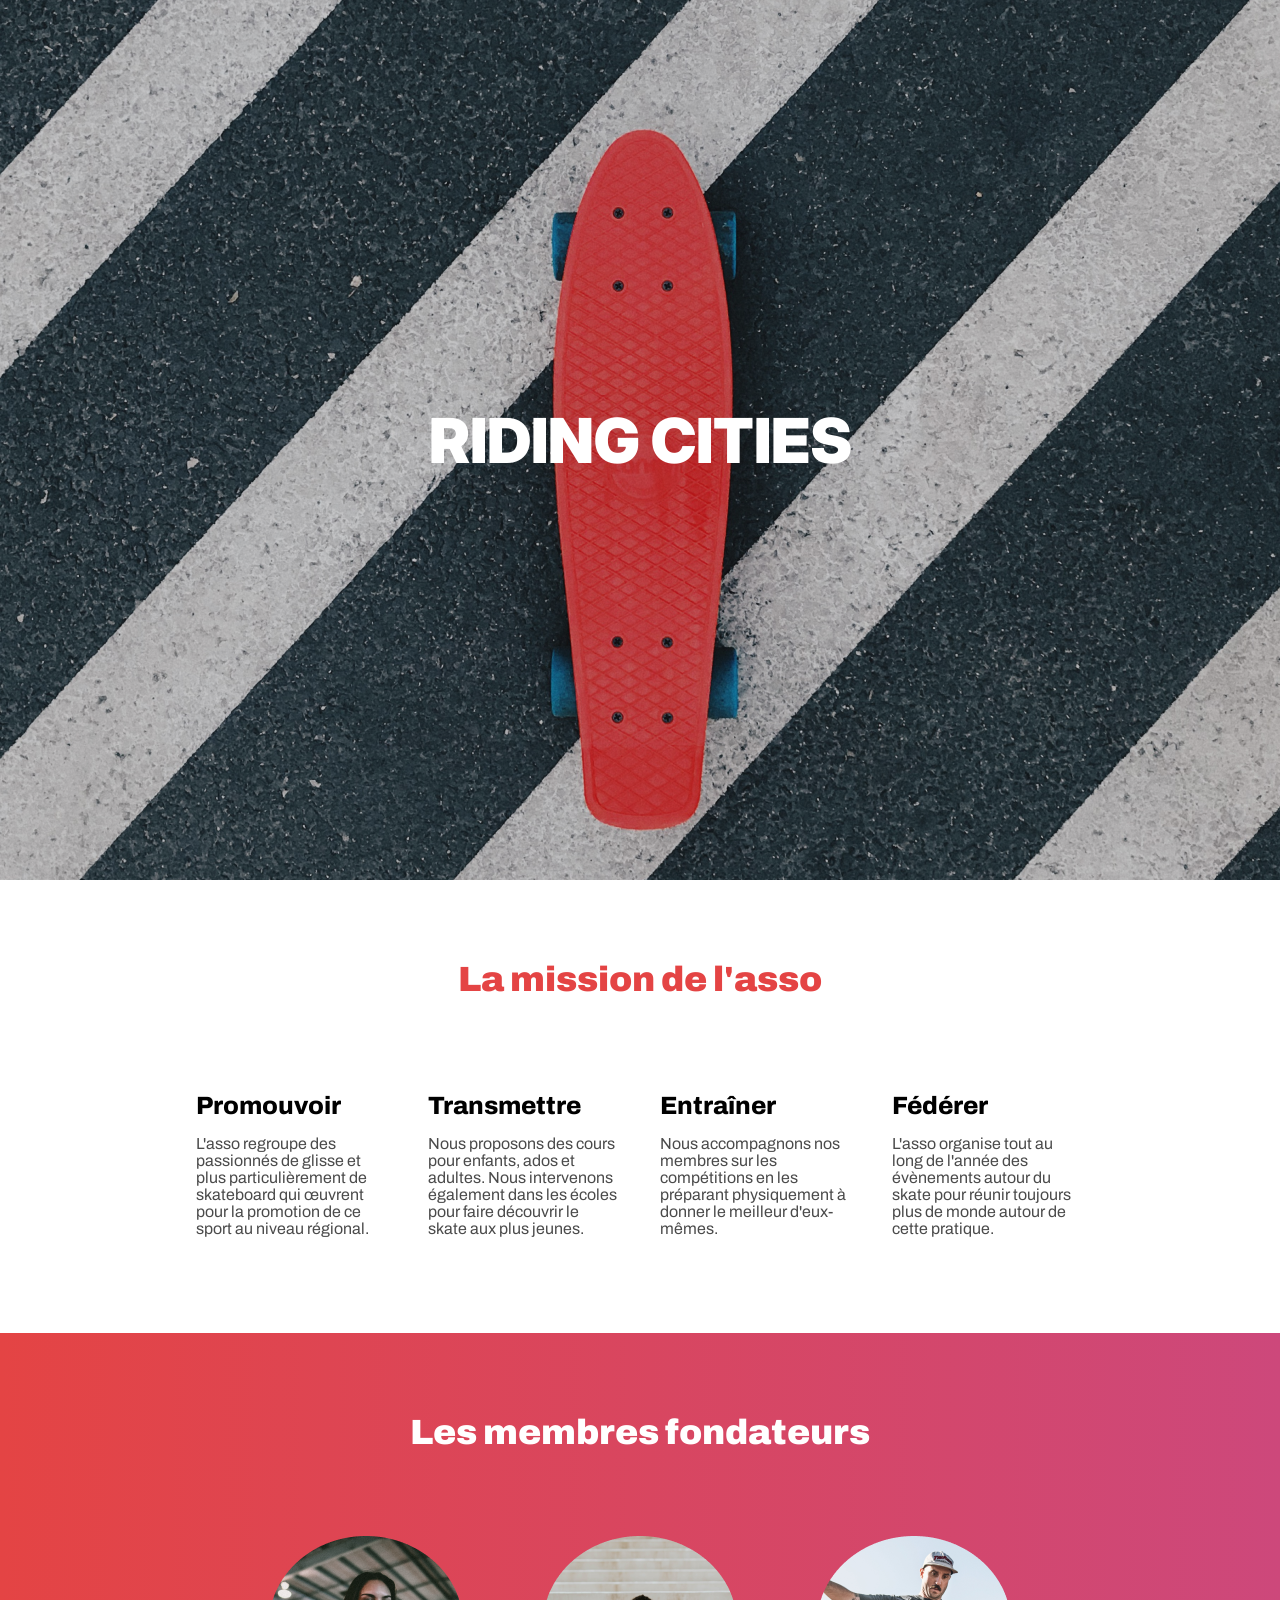
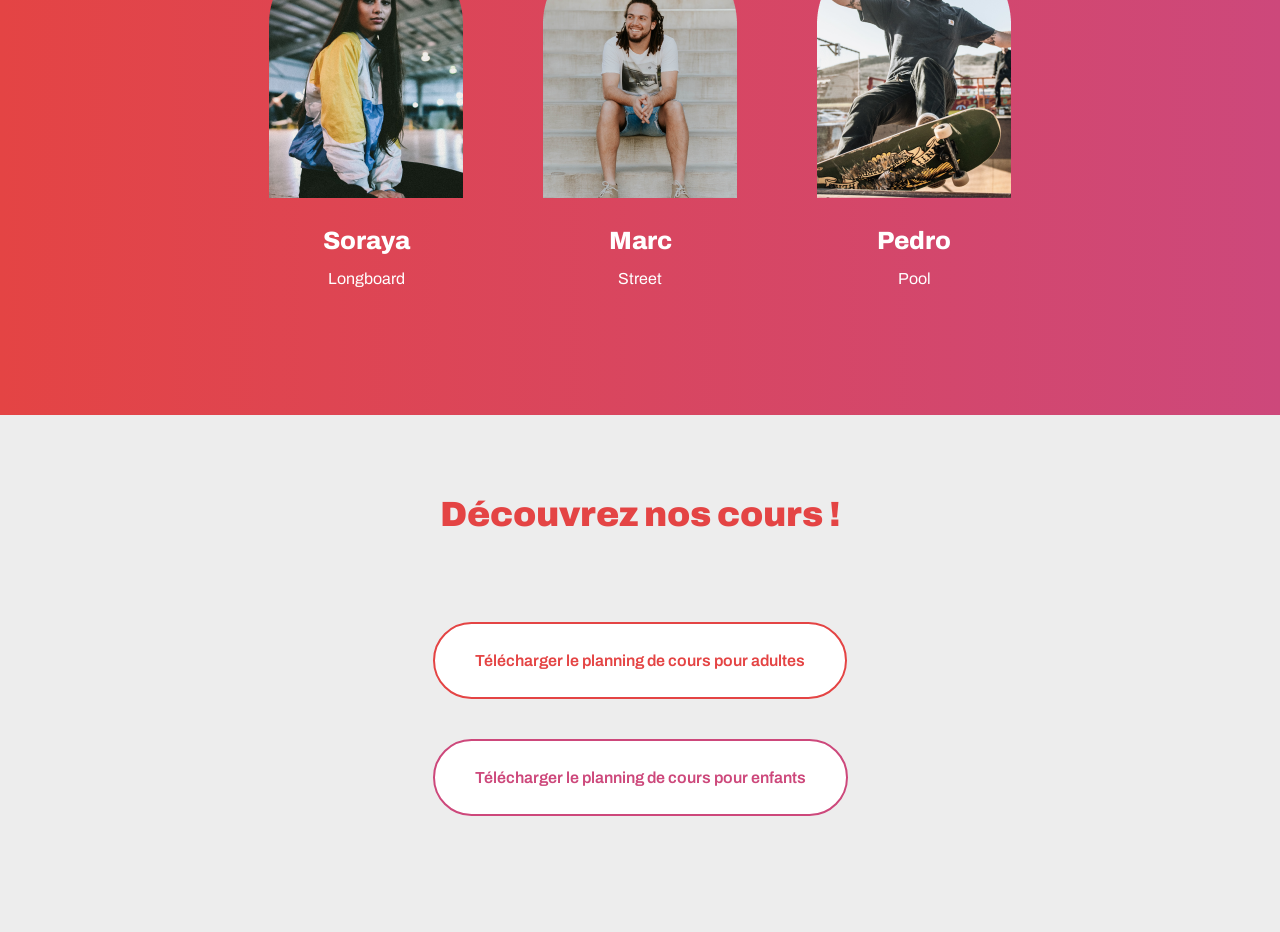
<file: index.html>
<!DOCTYPE html>
<html lang="fr">

<head>
    <meta charset="utf-8">
    <meta name="viewport" content="width=device-width, initial-scale=1">
    <link rel="stylesheet" type="text/css" href="css/style.css">
    <link rel="preconnect" href="https://fonts.googleapis.com">
    <link rel="preconnect" href="https://fonts.gstatic.com" crossorigin>
    <link
        href="https://fonts.googleapis.com/css2?family=Archivo:wght@400;500;600;800;900&family=Inter:wght@900&display=swap"
        rel="stylesheet">
    <title>Riding Cities</title>
</head>

<body>
    <div class="container">
        <header>
            <img src="images/header.png" alt="skateboard sur un sol goudronné">
            <div class="headerTextContent">
                <h1>RIDING CITIES</h1>
            </div>
        </header>
        <main>
            <section>
                <h2>La mission de l'asso</h2>
                <div class="directionRow">
                    <article>
                        <h3>Promouvoir</h3>
                        <p>L'asso regroupe des passionnés de glisse et plus particulièrement de skateboard qui œuvrent
                            pour la promotion de ce sport au niveau régional.</p>
                    </article>
                    <article>
                        <h3>Transmettre</h3>
                        <p>Nous proposons des cours pour enfants, ados et adultes. Nous intervenons également dans les
                            écoles pour faire découvrir le skate aux plus jeunes.</p>
                    </article>
                    <article>
                        <h3>Entraîner</h3>
                        <p>Nous accompagnons nos membres sur les compétitions en les préparant physiquement à donner le
                            meilleur d'eux-mêmes.</p>
                    </article>
                    <article>
                        <h3>Fédérer</h3>
                        <p>L'asso organise tout au long de l'année des évènements autour du skate pour réunir toujours
                            plus de monde autour de cette pratique.</p>
                    </article>
                </div>
            </section>

            <!-- les membres fondateurs -->
            <section class="whiteContentSection sectionLinearGradientBackground ">
                <h2>Les membres fondateurs</h2>

                <figure class="directionRow textCenter">
                    <figure>
                        <img src="images/soraya.png" alt="une fille brune dans un hangar">
                        <figcaption>
                            <h3>Soraya</h3>
                            <p>Longboard</p>
                        </figcaption>
                    </figure>

                    <figure>
                        <img src="images/marc.png" alt="un homme sur des escaliers">
                        <figcaption>
                            <h3>Marc</h3>
                            <p>Street</p>
                        </figcaption>
                    </figure>

                    <figure>
                        <img src="images/pedro.png" alt="un homme sur un skate faisant une figure">
                        <figcaption>
                            <h3>Pedro</h3>
                            <p>Pool</p>
                        </figcaption>
                    </figure>
                </figure>
            </section>

            <!-- le planning des cours -->
            <section class="sectionLightGreyBackground">
                <h2>Découvrez nos cours !</h2>

                <p class="directionColumn">
                    <a class="button buttonMainColor buttonRounded buttonHighlight"
                        href="documents/planning-adultes.pdf">
                        Télécharger le planning de cours pour adultes
                    </a>
                    <a class="button buttonSecondColor buttonRounded buttonHighlight"
                        href="documents/planning-enfants.pdf">
                        Télécharger le planning de cours pour enfants
                    </a>
                </p>
            </section>
        </main>
    </div>
</body>

</html>
</file>
<file: css/style.css>
/*GENERAL*/
:root {
  --main-color: #E44444;
  /* var(--main-color) */
  --second-color: #CD487B;
  /* var(--second-color) */
  --light-grey-color: #EDEDED;
  /* var(--light-grey-color) */
  --drak-grey-color: #4B4B4B;
  /* var(--drak-grey-color) */
}

body {
  margin: 0;
  display: flex;
  justify-content: center;
}

.container {
  min-width: 992px;
  max-width: 1440px;
}

h2,
h3 {
  font-family: 'Archivo', sans-serif;
  font-style: normal;
}

h2 {
  text-align: center;
}


/*HEADER*/
header {
  position: relative;
  width: 100%;
  height: 880px;
}

header img,
header .headerTextContent {
  position: absolute;
  width: 100%;
  height: 100%;
  top: 0;
  left: 0;
}

header img {
  object-fit: cover;
}

header .headerTextContent {
  display: flex;
  justify-content: center;
  align-items: center;
}

h1 {
  font-family: 'Inter', sans-serif;
  font-style: normal;
  font-weight: 900;
  font-size: 62px;
  line-height: 75px;
  color: white;
}



/*CONTENT*/
section {
  padding-bottom: 80px;
  padding-top: 80px;
}

h2 {
  font-weight: 900;
  font-size: 35px;
  line-height: 38px;
  color: var(--main-color);
  padding-bottom: 40px;
  margin-top: 0;
}

h3 {
  font-weight: 800;
  font-size: 25px;
  line-height: 27px;
  color: black;
  margin-bottom: 0;
}

article {
  width: 15%;
  margin: 0px 20px;
  display: flex;
  flex-direction: column;
}

p {
  font-family: 'Archivo';
  font-style: normal;
  font-weight: 400;
  font-size: 16px;
  line-height: 17px;
  color: var(--drak-grey-color);
}


/***************/
.directionRow {
  display: flex;
  flex-direction: row;
  justify-content: center;
}

.directionColumn {
  display: flex;
  flex-direction: column;
  align-items: center;
}

.sectionLinearGradientBackground {
  background: linear-gradient(to right, var(--main-color), var(--second-color));
}

.whiteContentSection h2,
.whiteContentSection h3,
.whiteContentSection p {
  color: white;
}

.textCenter {
  text-align: center;
}

/***************/
.sectionLightGreyBackground {
  background-color: var(--light-grey-color);
}

.button {
  margin: 20px 0px;
  padding: 28px 40px;

  background-color: white;

  border-style: solid;
  border-width: 2px;
  border-radius: 5px;

  box-sizing: border-box;

  font-family: 'Archivo';
  font-style: normal;
  font-weight: 600;
  font-size: 16px;
  line-height: 17px;

  display: flex;
  align-items: center;
  justify-content: center;

  text-decoration: none;
}

.buttonDrakGreyColor {
  color: var(--drak-grey-color);
  border-color: var(--drak-grey-color);
}

.buttonMainColor {
  color: var(--main-color);
  border-color: var(--main-color);
}

.buttonSecondColor {
  color: var(--second-color);
  border-color: var(--second-color);
}

.buttonRounded {
  border-radius: 39px;
}

.buttonHighlight:hover {
  font-weight: 800;
  border-width: 3px;
}
</file>
